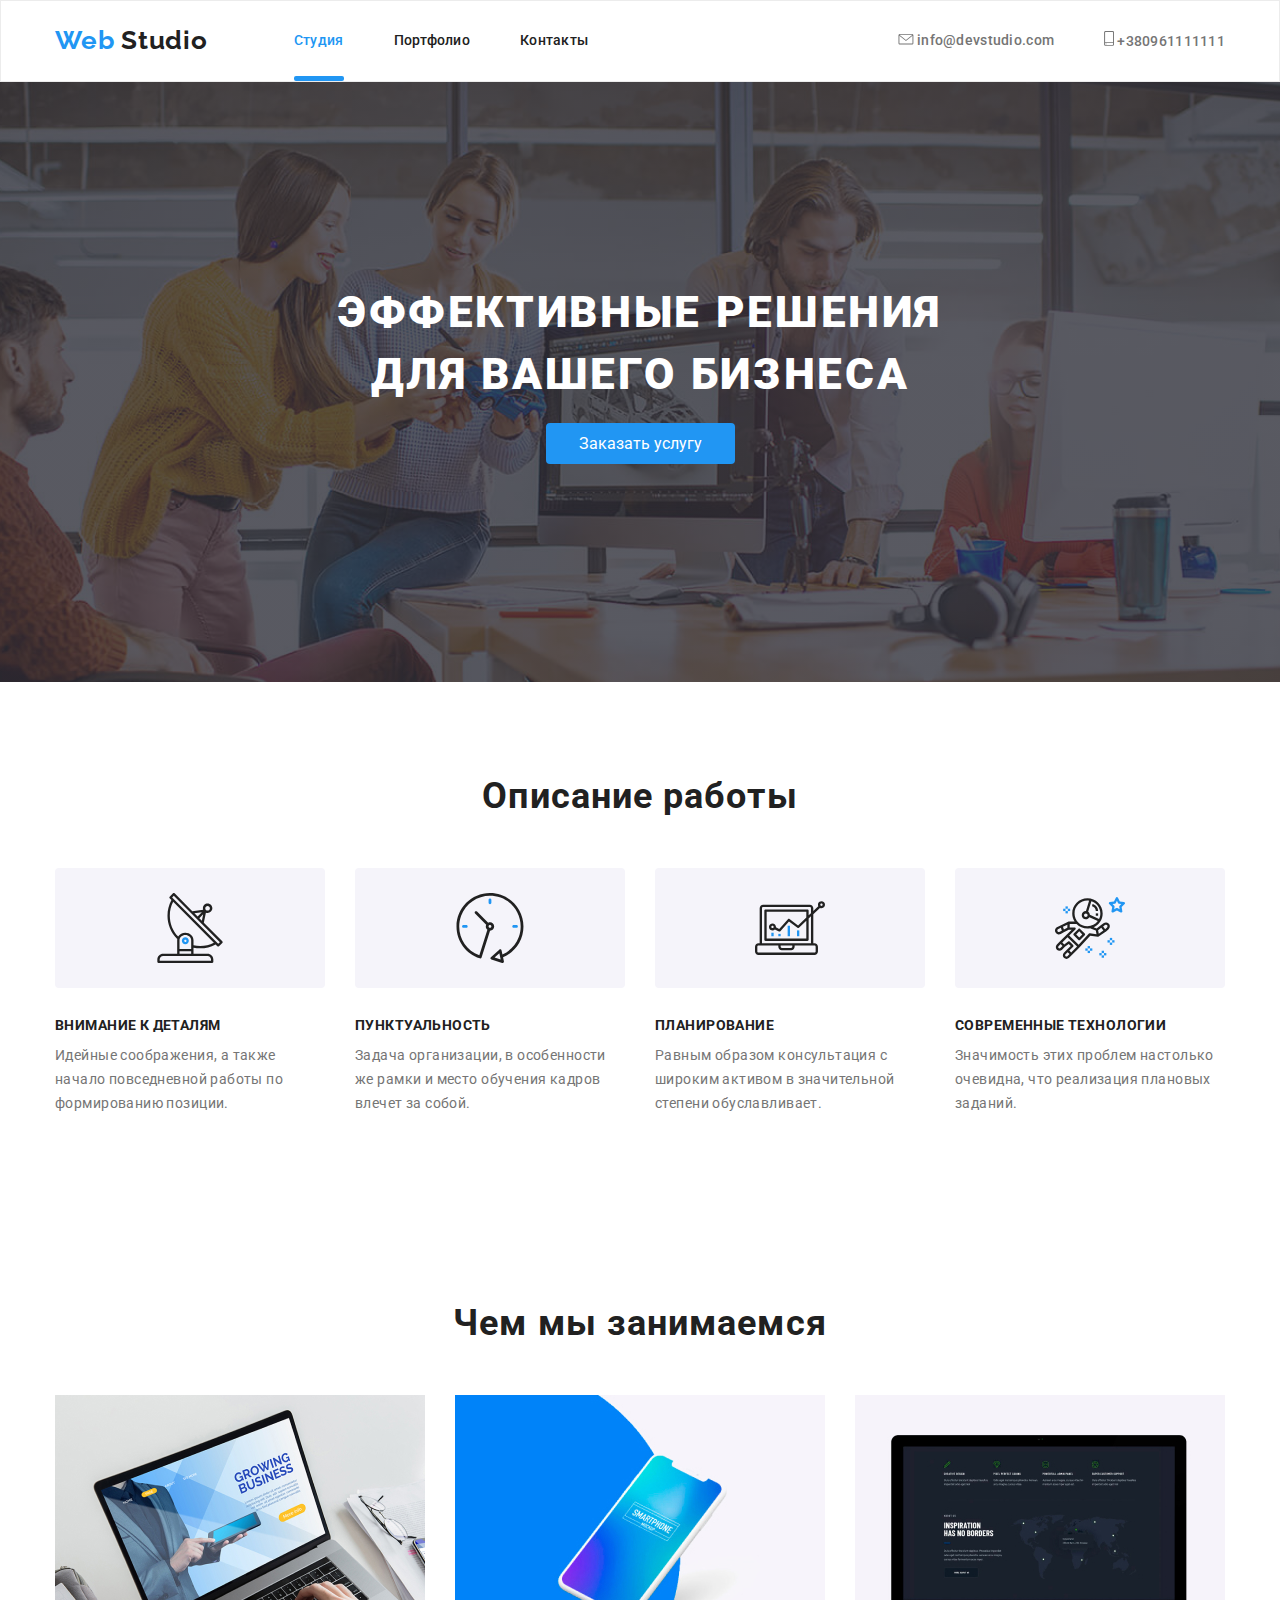
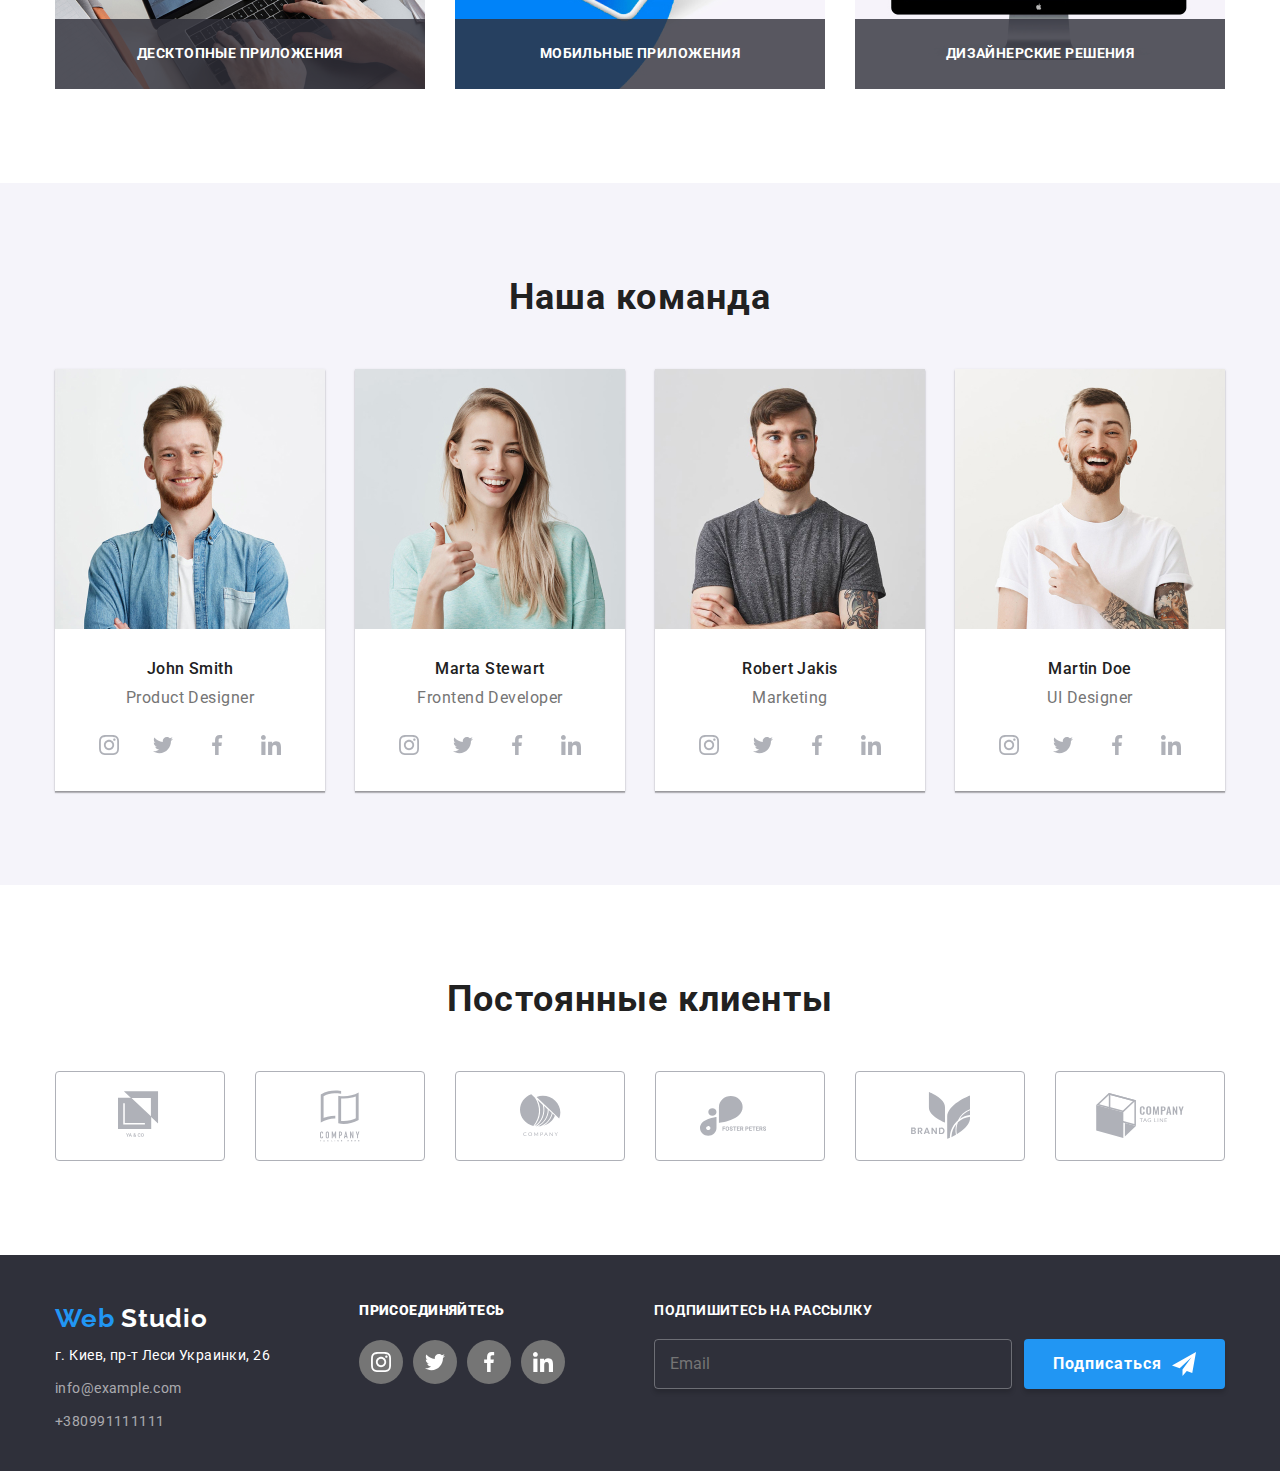
<file: index.html>
<!DOCTYPE html>
<html lang="ru">
<head>
    <meta charset="UTF-8">
    <meta name="viewport" content="width=device-width, initial-scale=1.0">
    <title>Web-studio_1</title>
    <link href="https://fonts.googleapis.com/css2?family=Raleway:wght@400;700&family=Roboto:wght@400;500;700&display=swap" rel="stylesheet">
     <link rel="stylesheet" href="https://cdnjs.cloudflare.com/ajax/libs/modern-normalize/0.6.0/modern-normalize.min.css">
    <link rel="stylesheet" href="./css/main.min.css">
</head>
<body class="body">
    <!--Шапочка сайта-->
   <header class="page-header">
       <div class="container main-nav">
          <nav class="main-nav">
             <a href="./index.html" class="logo">
              Web <span class="logo-second">Studio</span> 
             </a>

              <ul class="site-nav list">
                 <li class="item"><a href="./index.html" class="link-curret">Студия</a></li>
                 <li class="item"><a href="./portfolio.html" class="link">Портфолио</a></li>
                 <li class="item"><a href="" class="link">Контакты</a></li>
             </ul>
           </nav>
       
            <ul class="auth-nav list">
               <li class="item"><a href="mailto:info@devstudio.com" class="link">
                <svg class="icon-envelope"><use href="./images/symbol-defs.svg#icon-envelope"></use></svg>
                   info@devstudio.com</a>
                </li>
                <li class="item"><a href="tel:+380961111111" class="link">
                    <svg class="icon-phone"><use href="./images/symbol-defs.svg#icon-smartphone"></use></svg>
                    +380961111111</a>
                </li>
            </ul>
       </div>
   </header>

   <main>
        <!--Первая секция - Заголовок сайта-->
       <section class="hero">
          <h1 class="hero-title">эффективные решения <br> для вашего бизнеса</h1>
         <a href="#" class="button .primary" data-modal-open>Заказать услугу</a>
         <div class="backdrop is-hidden" data-modal>
           <div class="modal">
               
              <form class="form-js-speaker form">

              <div class="form-text"><b> Оставьте свои данные, мы вам перезвоним </b></div>
 

              <label class="form-field">
                <input class="form-input" type="text" name="name" placeholder=" ">
                <span class="form-label">Имя</span>
                <svg class="form-icon"><use href="./images/symbol-defs2.svg#icon-person-black"></use></svg>
              </label>

               <label class="form-field">
                <input class="form-input" type="tel" name="tel" placeholder=" ">
                <span class="form-label">Телефон</span>
                <svg class="form-icon"><use href="./images/symbol-defs2.svg#icon-phone-black"></use></svg>
              </label>


              <label class="form-field">
                <input class="form-input" type="email" name="email" placeholder=" ">
                <span class="form-label">Почта</span>
                <svg class="form-icon"><use href="./images/symbol-defs2.svg#icon-email-black"></use></svg>
              </label>

              <label class="form-coment">
                <textarea class="form-textarea" name="coment" rows="6" placeholder=" "></textarea>
                <span class="coment-text">Коментарий</span>
              </label>


              <label class="checkbox">
                <input class="form-checkbox" type="checkbox" name="agreement" value="text" />
                <span class="checkbox-icon"></span>
                <span class="form-agreement">Соглашаюсь с рассылкой и принимаю <a href="#">Условия договора</a></span>
              </label>

               <button class="button-submit" type="submit">Отправить</button>

             </form>
           
             <button class="button-close" data-modal-close><svg class="icon-close"><use  href="./images/symbol-defs2.svg#icon-close-black"></use></svg></button>
           </div>
         </div>
        </section> 

        <!--Вторая секция - описание работи-->

        <section class="section">
        <div class="container">
          <h2 class="section-title">Описание работы</h2>

          <ul class="description-list"> 
              <li class="item"> 
                  <div class="icon-background"><svg class="icon"><use href="./images/symbol-defs.svg#icon-antenna"></use></svg></div>
                  <h3 class="title">Внимание к деталям</h3>
                  <p class="text">Идейные соображения, а также начало повседневной работы по формированию позиции.</p>
              </li>
              <li class="item">
                <div class="icon-background"><svg class="icon"><use href="./images/symbol-defs.svg#icon-clock"></use></svg></div>
                  <h3 class="title">Пунктуальность</h3>
                  <p class="text">Задача организации, в особенности же рамки и место обучения кадров влечет за собой.</p>
              </li>
              <li class="item">
                <div class="icon-background"><svg class="icon"><use href="./images/symbol-defs.svg#icon-diagram"></use></svg></div>
                  <h3 class="title">Планирование</h3>
                  <p class="text">Равным образом консультация с широким активом в значительной степени обуславливает.</p>
               </li>
               <li class="item">
                <div class="icon-background"><svg class="icon"><use href="./images/symbol-defs.svg#icon-astronaut"></use></svg></div>
                   <h3 class="title">Современные технологии</h3>
                   <p class="text">Значимость этих проблем настолько очевидна, что реализация плановых заданий.</p>
               </li>
           </ul>
         </div>
       </section>
        

       <!--Третья секция - Чем мы занимаемся-->

        <section class="section">
            <div class="container">
           <h2 class="section-title">Чем мы занимаемся</h2>

           <ul class="work-list">
                <li class="item"><a href="" class="link">
                   <img class="img"
                      src="./images/img16.jpg" 
                      alt="Фото с ноутбуком" 
                      width="370" 
                      height="294"
                    >
                   <h3 class="title">Десктопные приложения</h3></a>
               </li>
               <li class="item"><a href="" class="link">
                    <img class="img"
                       src="./images/box2.jpg" 
                       alt="Фото с телефоном" 
                       width="370" 
                       height="294"
                    >
                    <h3 class="title">Мобильные приложения</h3></a>
               </li>
               <li class="item"><a href="" class="link">
                    <img class="img"
                       src="./images/img18.jpg" 
                       alt="Фото с монитором" 
                       width="370" 
                       height="294"
                    >
                    <h3 class="title">Дизайнерские решения</h3></a>
               </li>
           </ul>
         </div>
       </section>

       <!--Червертая секция - наша команда-->

       <section class="section-team">
           <div class="container">
          <h2 class="section-title">Наша команда</h2>

           <ul class="team-list">
               <li class="item">
                  <img class="img card"
                     src="./images/img19.jpg" 
                     alt="Фото работкина Джона" 
                     width="270" 
                     height="260"
                    >
                    <div class="card-team card">
                   <h3 class="title">John Smith</h3>
                   <p class="text">Product Designer</p>
                   <ul class="chain-list">
                       <li class="item"><a href="" class="link" aria-label="Ссылка на Instagram"><svg class="chain-icon"><use href="./images/symbol-defs.svg#icon-instagram"></use></svg></a></li>
                       <li class="item"><a href="" class="link" aria-label="Ссылка на Twitter"><svg class="chain-icon"><use href="./images/symbol-defs.svg#icon-twitter"></use></svg></a></li>
                       <li class="item"><a href="" class="link" aria-label="Ссылка на Facebook"><svg class="chain-icon"><use href="./images/symbol-defs.svg#icon-facebook"></use></svg></a></li>
                       <li class="item"><a href="" class="link" aria-label="Ссылка на Linkedin"><svg class="chain-icon"><use href="./images/symbol-defs.svg#icon-linkedin"></use></svg></a></li>
                   </ul>
                </div>     
              </li>
              <li class="item">
                    <img class="img card" 
                      src="./images/img20.jpg" 
                      alt="Фото работницы Марти" 
                      width="270" 
                      height="260"
                    >
                    <div class="card-team card">
                    <h3 class="title">Marta Stewart</h3>
                    <p class="text">Frontend Developer</p>
                    <ul class="chain-list">
                        <li class="item"><a href="" class="link" aria-label="Ссылка на Instagram"><svg class="chain-icon"><use href="./images/symbol-defs.svg#icon-instagram"></use></svg></a></li>
                        <li class="item"><a href="" class="link" aria-label="Ссылка на Twitter"><svg class="chain-icon"><use href="./images/symbol-defs.svg#icon-twitter"></use></svg></a></li>
                        <li class="item"><a href="" class="link" aria-label="Ссылка на Facebook"><svg class="chain-icon"><use href="./images/symbol-defs.svg#icon-facebook"></use></svg></a></li>
                        <li class="item"><a href="" class="link" aria-label="Ссылка на Linkedin"><svg class="chain-icon"><use href="./images/symbol-defs.svg#icon-linkedin"></use></svg></a></li>
                    </ul>
                </div>
               </li>
               <li class="item">
                     <img  class="img card"
                      src="./images/img21.jpg" 
                      alt="Фото работника Роберта" 
                      width="270" 
                      height="260"
                    >
                    <div class="card-team card">
                    <h3 class="title">Robert Jakis</h3>
                    <p class="text">Marketing</p>
                    <ul class="chain-list">
                        <li class="item"><a href="" class="link" aria-label="Ссылка на Instagram"><svg class="chain-icon"><use href="./images/symbol-defs.svg#icon-instagram"></use></svg></a></li>
                        <li class="item"><a href="" class="link" aria-label="Ссылка на Twitter"><svg class="chain-icon"><use href="./images/symbol-defs.svg#icon-twitter"></use></svg></a></li>
                        <li class="item"><a href="" class="link" aria-label="Ссылка на Facebook"><svg class="chain-icon"><use href="./images/symbol-defs.svg#icon-facebook"></use></svg></a></li>
                        <li class="item"><a href="" class="link" aria-label="Ссылка на Linkedin"><svg class="chain-icon"><use href="./images/symbol-defs.svg#icon-linkedin"></use></svg></a></li>
                    </ul>
                </div>
              </li>
              <li class="item">
                    <img class="img card"
                       src="./images/img22.jpg" 
                       alt="Фото работника Мартина" 
                       width="270" 
                       height="260"
                    >
                    <div class="card-team card">
                   <h3 class="title">Martin Doe</h3>
                   <p class="text">UI Designer</p>
                   <ul class="chain-list">
                       <li class="item"><a href="" class="link" aria-label="Ссылка на Instagram"><svg class="chain-icon"><use href="./images/symbol-defs.svg#icon-instagram"></use></svg></a></li>
                       <li class="item"><a href="" class="link" aria-label="Ссылка на Twitter"><svg class="chain-icon"><use href="./images/symbol-defs.svg#icon-twitter"></use></svg></a></li>
                       <li class="item"><a href="" class="link" aria-label="Ссылка на Facebook"><svg class="chain-icon"><use href="./images/symbol-defs.svg#icon-facebook"></use></svg></a></li>
                       <li class="item"><a href="" class="link" aria-label="Ссылка на Linkedin"><svg class="chain-icon"><use href="./images/symbol-defs.svg#icon-linkedin"></use></svg></a></li>
                    </ul>
                </div>
                </li>      
          </ul>
          </div>
       </section>

        <!--Пятая секция - постоянные клиенти-->

      <section class="section">
        <div class="container">
       <h2 class="section-title">Постоянные клиенты</h2>
       <ul class="clients-list">
           <li class="item"><a href="#" class="link"><svg class="clients-icon" width="44.27" height="49.23"><use href="./images/symbol-defs.svg#icon-client1"></use></svg></a></li>
           <li class="item"><a href="#" class="link"><svg class="clients-icon" width="40" height="52"><use href="./images/symbol-defs.svg#icon-client2"></use></svg></a></li>
           <li class="item"><a href="#" class="link"><svg class="clients-icon" width="41" height="42.6"><use href="./images/symbol-defs.svg#icon-client3"></use></svg></a></li>
           <li class="item"><a href="#" class="link"><svg class="clients-icon" width="79.66" height="42.02"><use href="./images/symbol-defs.svg#icon-client4"></use></svg></a></li>
           <li class="item"><a href="#" class="link"><svg class="clients-icon" width="59" height="47"><use href="./images/symbol-defs.svg#icon-client5"></use></svg></a></li>
           <li class="item"><a href="#" class="link"><svg class="clients-icon" width="88.48" height="45.44"><use href="./images/symbol-defs.svg#icon-client6"></use></svg></a></li>
        </ul>
   </section>
   </div>
   </main>

 <!--Футер-->
 <footer class="page-footer">
      <div class="page-footer container">  
     <div class="contact-info">
     <a href="./index.html" class="footer-logo">
         Web <span class="logo-accent">Studio</span> 
     </a>
     <address class="address-list">
         <p class="text"> г. Киев, пр-т Леси Украинки, 26 </p>
         <a href="mailto:info@example.com" class="link">info@example.com</a>
         <a href="tel:+380991111111" class="link">+380991111111</a>
     </address>
    </div>
       
    <div class="subscription-info">
     <p class="subscription-text">
         <strong>присоединяйтесь</strong> 
       </p>

     <ul class="social-network">
        <li class="item"><a href="" class="link" aria-label="Ссылка на Instagram"><svg class="social-icon"><use href="./images/symbol-defs.svg#icon-instagram"></use></svg></a></li>
        <li class="item"><a href="" class="link" aria-label="Ссылка на Twitter"><svg class="social-icon"><use href="./images/symbol-defs.svg#icon-twitter"></use></svg></a></li>
        <li class="item"><a href="" class="link" aria-label="Ссылка на Facebook"><svg class="social-icon"><use href="./images/symbol-defs.svg#icon-facebook"></use></svg></a></li>
        <li class="item"><a href="" class="link" aria-label="Ссылка на Linkedin"><svg class="social-icon"><use href="./images/symbol-defs.svg#icon-linkedin"></use></svg></a></li>
     </ul>
    </div>

    <div class="signature">
       
      <b class="text-signature">Подпишитесь на рассылку</b>
        
       <form class="form-signature">
        <input class="input-footer" type="text" name="email" id="email" placeholder="Email">
        <label class="label-footer" for="email"></label>
        <button class="button-fotter" type="submit">Подписаться <svg class="icon-send"><use href="./images/symbol-defs.svg#icon-icon-send"></use></svg></button>
      </form>
    </div>
  </div>
   
  </footer>
  <script src="./js/modal.js"></script>
  <script>
    (() => {
      document
        .querySelector('.js-speaker-form')
        .addEventListener('submit', e => {
          e.preventDefault();

          new FormData(e.currentTarget).forEach((value, name) =>
            console.log(`${name}: ${value}`),
          );

          e.currentTarget.reset();
        });
    })();
  </script>
</body>
</html>
</file>
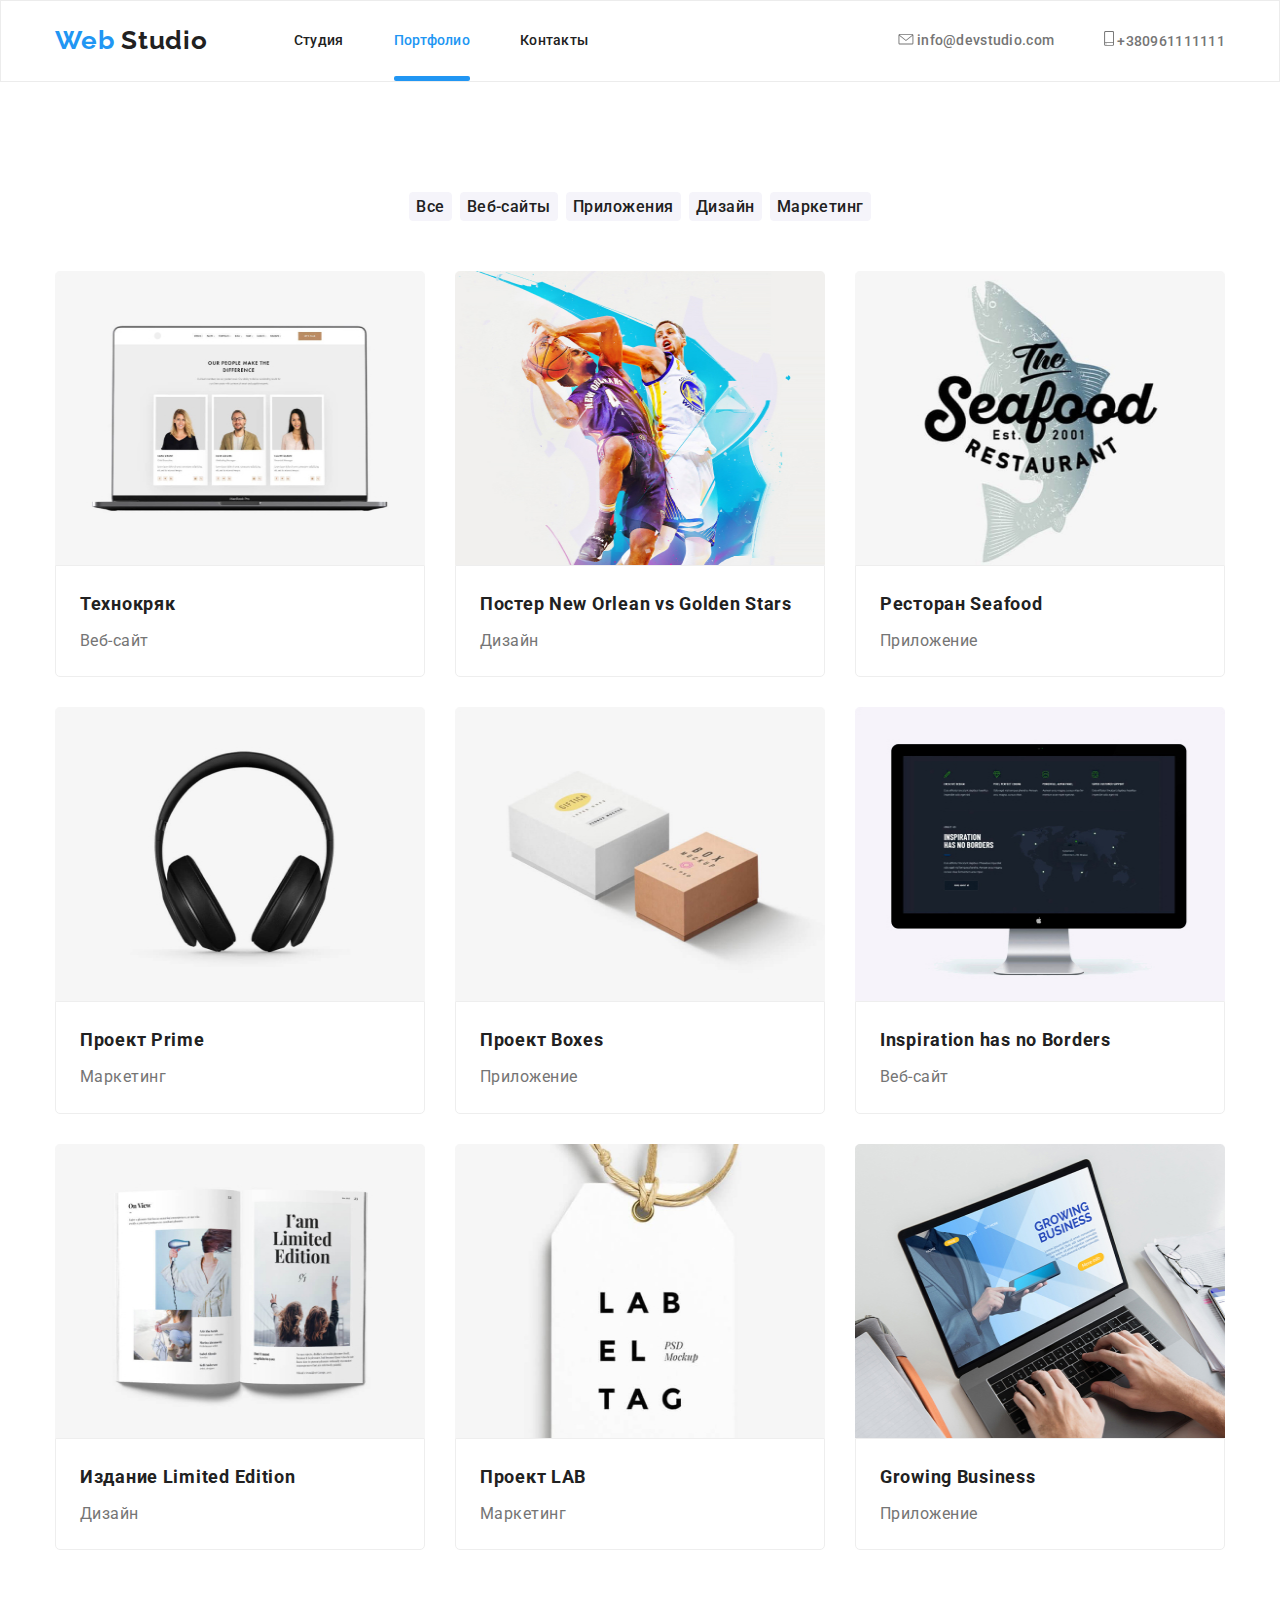
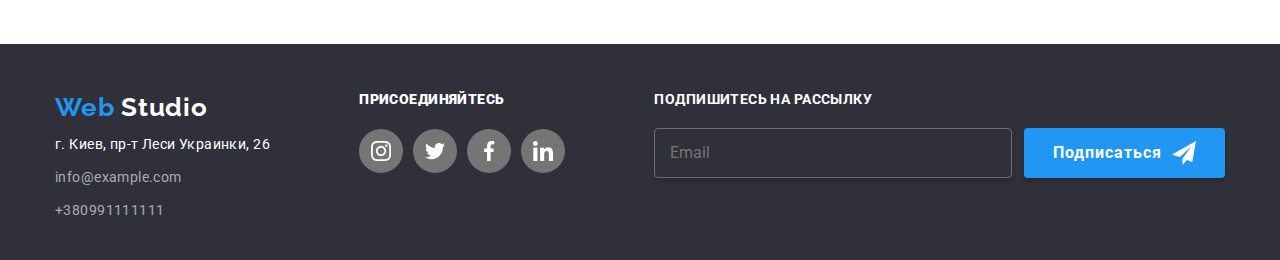
<file: portfolio.html>
<!DOCTYPE html>
<html lang="ru">
<head>
    <meta charset="UTF-8">
    <meta name="viewport" content="width=device-width, initial-scale=1.0">
    <title>Web-studio_1</title>
    <link href="https://fonts.googleapis.com/css2?family=Raleway:wght@400;700&family=Roboto:wght@400;500;700&display=swap" rel="stylesheet">
    <link rel="stylesheet" href="https://cdnjs.cloudflare.com/ajax/libs/modern-normalize/0.6.0/modern-normalize.min.css">
    <link rel="stylesheet" href="./css/main.min.css">
</head>
<body class="body">
    <!--Шапочка сайта-->
   <header class="page-header">
      <div class="container main-nav">
       <nav class="main-nav">
         <a href="./index.html" class="logo">
           Web <span class="logo-second">Studio</span>
         </a>

         <ul class="site-nav list">
            <li class="item"><a href="./index.html" class="link">Студия</a></li>
            <li class="item"><a href="./portfolio.html" class="link-curret">Портфолио</a></li>
            <li class="item"><a href="" class="link">Контакты</a></li>
         </ul>
        </nav>

        <ul class="auth-nav list">
            <li class="item"><a href="mailto:info@devstudio.com" class="link">
             <svg class="icon-envelope"><use href="./images/symbol-defs.svg#icon-envelope"></use></svg>
                info@devstudio.com</a>
             </li>
             <li class="item"><a href="tel:+380961111111" class="link">
                 <svg class="icon-phone"><use href="./images/symbol-defs.svg#icon-smartphone"></use></svg>
                 +380961111111</a>
             </li>
         </ul>
   </header>
    </div>
   <main>
       <!--Секция-список работ-->

       <section class="section-portfolio">
         <div class="container">
           <h1 class="title">Список работ</h1> 
           <ul class="portfolio-list">
               <li class="item"> <button type="button" class="type">Все</button></li>
               <li class="item"><button type="button" class="type">Веб-сайты</button></li>
               <li class="item"><button type="button" class="type">Приложения</button></li>
               <li class="item"><button type="button" class="type">Дизайн</button></li>
               <li class="item"><button type="button" class="type">Маркетинг</button></li>
           </ul>
           
           <ul class="card-list">
               <li class="item"> <a href="#" class="link">
                   <div class="position-card">
                  <img class="img" src="./images/img7.jpg" alt="Картинка с людьми" 
                   width="370" 
                   height="294">
                    <p class="text-second">Технокряк это современная площадка распространения коронавируса. Компании используют эту платформу для цифрового шпионажа и атак на защищённые сервера конкурентов.</p>
                </div>
                   <div class="card-content">
                   <h2 class="title">Технокряк</h2>
                   <p class="text">Веб-сайт</p>
                 </div>
                  </a>
               </li>
               <li class="item"> <a href="#" class="link">
                   <div class="position-card"><img class="img" src="./images/img8.jpg" alt="Парни играют в баскетбол"
                   width="370" 
                   height="294">
                   <p class="text-second">Технокряк это современная площадка распространения коронавируса. Компании используют эту платформу для цифрового шпионажа и атак на защищённые сервера конкурентов.</p>
                </div>
                   <div class="card-content">
                   <h2 class="title">Постер New Orlean vs Golden Stars</h2>
                   <p class="text">Дизайн</p>
                 </div>
                   </a>
               </li>
               <li class="item"> <a href="#" class="link">
                   <div class="position-card"><img class="img" src="./images/img9.jpg" alt="Рыба"
                   width="370" 
                   height="294">
                <p class="text-second">Технокряк это современная площадка распространения коронавируса. Компании используют эту платформу для цифрового шпионажа и атак на защищённые сервера конкурентов.</p>
                </div>
                   <div class="card-content">
                   <h3 class="title">Ресторан Seafood</h3>
                   <p class="text">Приложение</p>
                   </div>
                  </a>
               </li>
               <li class="item"> <a href="#" class="link">
                   <div class="position-card"><img class="img" src="./images/img10.jpg" alt="Наушники"
                   width="370" 
                   height="294">
                   <p class="text-second">Технокряк это современная площадка распространения коронавируса. Компании используют эту платформу для цифрового шпионажа и атак на защищённые сервера конкурентов.</p>
                </div>
                   <div class="card-content">
                   <h2 class="title">Проект Prime</h2>
                   <p class="text">Маркетинг</p>
                  </div>
                   </a>
               </li>
               <li class="item"> <a href="#" class="link">
                   <div class="position-card"><img class="img" src="./images/img11.jpg" alt="Две коробки"
                   width="370" 
                   height="294">
                   <p class="text-second">Технокряк это современная площадка распространения коронавируса. Компании используют эту платформу для цифрового шпионажа и атак на защищённые сервера конкурентов.</p>
                </div>
                   <div class="card-content">
                   <h2 class="title">Проект Boxes</h2>
                   <p class="text">Приложение</p>
                   </div>
                   </a>
               </li>
               <li class="item"> <a href="#" class="link">
                   <div class="position-card"><img  class="img" src="./images/img12.jpg" alt="Монитор"
                   width="370" 
                   height="294">
                   <p class="text-second">Технокряк это современная площадка распространения коронавируса. Компании используют эту платформу для цифрового шпионажа и атак на защищённые сервера конкурентов.</p>
                </div>
                   <div class="card-content">
                   <h2 class="title">Inspiration has no Borders</h2>
                   <p class="text">Веб-сайт</p>
                   </div>
                   </a>
               </li>
               <li class="item"> <a href="#" class="link">
                   <div class="position-card"><img class="img" src="./images/img13.jpg" alt="Книга"
                   width="370" 
                   height="294">
                   <p class="text-second">Технокряк это современная площадка распространения коронавируса. Компании используют эту платформу для цифрового шпионажа и атак на защищённые сервера конкурентов.</p>
                </div>
                   <div class="card-content">
                   <h2 class="title">Издание Limited Edition</h2>
                   <p class="text">Дизайн</p>
                   </div>
                   </a>
               </li>
               <li class="item"> <a href="#" class="link">
                   <div class="position-card"><img class="img" src="./images/img14.jpg" alt="Бирка"
                   width="370" 
                   height="294">
                   <p class="text-second">Технокряк это современная площадка распространения коронавируса. Компании используют эту платформу для цифрового шпионажа и атак на защищённые сервера конкурентов.</p>
                   </div>
                   <div class="card-content">
                   <h2 class="title">Проект LAB</h2>
                   <p class="text">Маркетинг</p>
                </div>
                   </a>
                </li>
               <li class="item"> <a href="#" class="link">
                   <div class="position-card"><img class="img" src="./images/img15.jpg" alt="Ноутбук"
                   width="370" 
                   height="294">
                   <p class="text-second">Технокряк это современная площадка распространения коронавируса. Компании используют эту платформу для цифрового шпионажа и атак на защищённые сервера конкурентов.</p>
                </div>
                   <div class="card-content">
                   <h2 class="title">Growing Business</h2>
                   <p class="text">Приложение</p>
                </div>
                   </a>
               </li>
           </ul>
         </div>
       </section>
   </main>

 <!--Футер-->
 <footer class="page-footer" >
    <div class="page-footer container">  
   <div class="contact-info">
   <a href="./index.html" class="footer-logo">
       Web <span class="logo-accent">Studio</span> 
   </a>
   <address class="address-list">
       <p class="text"> г. Киев, пр-т Леси Украинки, 26 </p>
       <a href="mailto:info@example.com" class="link">info@example.com</a>
       <a href="tel:+380991111111" class="link">+380991111111</a>
   </address>
  </div>
     
  <div class="subscription-info">
   <p class="subscription-text">
       <strong>присоединяйтесь</strong> 
     </p>

     <ul class="social-network">
        <li class="item"><a href="" class="link" aria-label="Ссылка на Instagram"><svg class="social-icon"><use href="./images/symbol-defs.svg#icon-instagram"></use></svg></a></li>
        <li class="item"><a href="" class="link" aria-label="Ссылка на Twitter"><svg class="social-icon"><use href="./images/symbol-defs.svg#icon-twitter"></use></svg></a></li>
        <li class="item"><a href="" class="link" aria-label="Ссылка на Facebook"><svg class="social-icon"><use href="./images/symbol-defs.svg#icon-facebook"></use></svg></a></li>
        <li class="item"><a href="" class="link" aria-label="Ссылка на Linkedin"><svg class="social-icon"><use href="./images/symbol-defs.svg#icon-linkedin"></use></svg></a></li>
     </ul>
  </div>
  <div class="signature">
       
      <b class="text-signature">Подпишитесь на рассылку</b>
        
       <form class="form-signature">
        <input class="input-footer" type="text" name="email" id="email" placeholder="Email">
        <label class="label-footer" for="email"></label>
        <button class="button-fotter" type="submit">Подписаться <svg class="icon-send"><use href="./images/symbol-defs.svg#icon-icon-send"></use></svg></button>
      </form>
    </div>
 </div>

 </footer>
</body>
</html>
</file>
<file: css/main.min.css>
html{-webkit-box-sizing:border-box;box-sizing:border-box}*,*::before,*::after{-webkit-box-sizing:inherit;box-sizing:inherit}ul{padding:0;margin:0;list-style:none}.img{display:block}.container{margin-left:auto;margin-right:auto;padding-left:15px;padding-right:15px;width:1200px}.body{background-color:#fff;color:#757575;font-family:Roboto, sans-serif}.logo{color:#2196F3;font-family:Raleway;font-weight:700;font-size:26px;line-height:1.2;letter-spacing:0.03em;text-decoration:none}.logo-second{color:#212121}.main-nav{display:-webkit-box;display:-ms-flexbox;display:flex;-webkit-box-align:center;-ms-flex-align:center;align-items:center}.page-header{background-color:#fff;border:1px solid #ECECEC}.site-nav{display:-webkit-box;display:-ms-flexbox;display:flex;margin-left:86px}.site-nav .item:not(:last-child){margin-right:50px}.site-nav .link{display:block;color:#212121;font-weight:500;font-size:14px;line-height:1.14;letter-spacing:0.02em;text-decoration:none;padding-top:32px;padding-bottom:32px;-webkit-transition:250ms cubic-bezier(0.4, 0, 0.2, 1);transition:250ms cubic-bezier(0.4, 0, 0.2, 1)}.site-nav .link-curret{position:relative;display:block;padding-top:32px;padding-bottom:32px;font-weight:500;font-size:14px;line-height:1.14;letter-spacing:0.02em;text-decoration:none;color:#2196F3}.site-nav .link:hover,.site-nav .link:focus{color:#2196F3}.site-nav .link-curret::after{content:"";position:absolute;left:0;bottom:0;display:block;width:100%;height:5px;background-color:#2196F3;border-radius:2px}.auth-nav{display:-webkit-box;display:-ms-flexbox;display:flex;margin-left:auto}.auth-nav .item:not(:last-child){margin-right:50px}.auth-nav .link{color:#757575;font-weight:500;font-size:14px;line-height:1.14;letter-spacing:0.02em;text-decoration:none;-webkit-transition:250ms cubic-bezier(0.4, 0, 0.2, 1);transition:250ms cubic-bezier(0.4, 0, 0.2, 1)}.auth-nav .link:hover{color:#2196F3}.icon-envelope{width:16px;height:11.2px;fill:currentColor}.icon-envelope:hover{fill:var(--accent-color)}.icon-phone{width:10px;height:14.94px;fill:currentColor}.icon-phone:hover{fill:#2196F3}.hero{text-align:center;max-width:1600px;height:600px;margin-left:auto;margin-right:auto;background-image:-webkit-gradient(linear, left top, right top, from(rgba(47,48,58,0.8)), to(rgba(47,48,58,0.8))),url(../images/header-img.jpg);background-image:linear-gradient(to right, rgba(47,48,58,0.8), rgba(47,48,58,0.8)),url(../images/header-img.jpg);background-repeat:no-repeat;background-size:cover;background-position:center;background-color:#757575}.hero-title{color:#fff;margin-top:0px;margin-bottom:0;padding-top:200px;padding-bottom:30px;font-weight:900;font-size:44px;line-height:1.4;text-align:center;letter-spacing:0.06em;text-transform:uppercase}.button{color:#fff;background-color:#2196F3;border-radius:4px;padding:10px 32px;min-width:200px;border:1px solid transparent;font-family:inherit;text-align:center;text-decoration:none}.button .primary{color:#fff;background-color:#2196F3;-webkit-transition:250ms cubic-bezier(0.4, 0, 0.2, 1);transition:250ms cubic-bezier(0.4, 0, 0.2, 1)}.backdrop{position:fixed;top:0;left:0;width:100%;height:100%;background:rgba(0,0,0,0.2);z-index:1;-webkit-transition:250ms cubic-bezier(0.4, 0, 0.2, 1);transition:250ms cubic-bezier(0.4, 0, 0.2, 1)}.backdrop.is-hidden{opacity:0;pointer-events:none}.modal{position:absolute;top:50%;left:50%;-webkit-transform:translate(-50%, -50%);transform:translate(-50%, -50%);min-width:528px;min-height:581px;background-color:#fff;padding:0;-webkit-box-shadow:0px 2px 1px rgba(0,0,0,0.2),0px 1px 1px rgba(0,0,0,0.14),0px 1px 3px rgba(0,0,0,0.12);box-shadow:0px 2px 1px rgba(0,0,0,0.2),0px 1px 1px rgba(0,0,0,0.14),0px 1px 3px rgba(0,0,0,0.12);border-radius:4px}.form{position:relative;margin-left:auto;margin-right:auto;padding:40px 40px;width:528px}.form-field{position:relative;display:block}.form-input{width:100%;margin:0;margin-bottom:28px;padding:12px 18px 12px 42px;border:1px solid rgba(33,33,33,0.2);border-radius:4px}.form-label{position:absolute;margin:0;top:30%;left:48px;-webkit-transform:translateY(-30%);transform:translateY(-30%);-webkit-transition:-webkit-transform 250ms linear;transition:-webkit-transform 250ms linear;transition:transform 250ms linear;transition:transform 250ms linear, -webkit-transform 250ms linear;font-size:14px;line-height:1.14;letter-spacing:0.01em;-webkit-transition:250ms cubic-bezier(0.4, 0, 0.2, 1);transition:250ms cubic-bezier(0.4, 0, 0.2, 1)}.form-input:focus+.form-label,.form-input:not(:placeholder-shown)+.form-label{color:#2196F3;-webkit-transform:translate(-30px, -43px);transform:translate(-30px, -43px)}.form-input:focus ~ .form-icon{fill:#2196F3}.form-icon{position:absolute;top:30%;left:19px;-webkit-transform:translateY(-30%);transform:translateY(-30%);display:inline-block;width:18px;height:18px;-webkit-transition:250ms cubic-bezier(0.4, 0, 0.2, 1);transition:250ms cubic-bezier(0.4, 0, 0.2, 1)}.form-coment{display:block;position:relative;-webkit-box-align:center;-ms-flex-align:center;align-items:center}.form-textarea{width:100%;margin-bottom:20px;padding:12px 16px;border:1px solid rgba(33,33,33,0.2);border-radius:4px}.form-textarea:focus+.coment-text,.form-textarea:not(:placeholder-shown)+.coment-text{color:#2196F3;-webkit-transform:translate(-10px, -38px);transform:translate(-10px, -38px)}textarea{resize:none}.coment-text{position:absolute;top:10%;left:16px;-webkit-transform:translateY(-10%);transform:translateY(-10%);-webkit-transition:-webkit-transform 250ms linear;transition:-webkit-transform 250ms linear;transition:transform 250ms linear;transition:transform 250ms linear, -webkit-transform 250ms linear;-webkit-transition:250ms cubic-bezier(0.4, 0, 0.2, 1);transition:250ms cubic-bezier(0.4, 0, 0.2, 1)}.form-text{margin-bottom:30px;font-size:20px;line-height:1.15;letter-spacing:0.03em;text-align:center;color:#212121}.form-checkbox{position:absolute;width:1px;height:1px;margin:-1px;border:0;padding:0;clip:rect(0 0 0 0);overflow:hidden}.checkbox{display:-webkit-box;display:-ms-flexbox;display:flex;-webkit-box-align:center;-ms-flex-align:center;align-items:center}.checkbox-icon{display:inline-block;width:15px;height:15px;margin-right:8px;border:1px solid #212121;border-radius:2px;-webkit-transition:250ms cubic-bezier(0.4, 0, 0.2, 1);transition:250ms cubic-bezier(0.4, 0, 0.2, 1)}.form-checkbox:checked ~ .checkbox-icon{background-color:#2196F3;background-image:url(../images/check.svg);background-size:contain;background-origin:border-box;border-color:#2196F3}.form-agreement{margin:0;font-size:14px;line-height:1.14;letter-spacing:0.01em}.button-submit{margin-top:30px;padding:10px 55px;background-color:#2196F3;color:#fff;-webkit-box-shadow:0px 4px 4px rgba(0,0,0,0.15);box-shadow:0px 4px 4px rgba(0,0,0,0.15);border-radius:4px;border:#2196F3}.button-close{position:absolute;top:8px;right:8px;padding:0;border:none;width:30px;height:30px;border-radius:50%;background-color:#fff;cursor:pointer;border:1px solid rgba(0,0,0,0.1);-webkit-transition:250ms cubic-bezier(0.4, 0, 0.2, 1);transition:250ms cubic-bezier(0.4, 0, 0.2, 1)}.icon-close{width:11px;height:11px;-webkit-transition:250ms cubic-bezier(0.4, 0, 0.2, 1);transition:250ms cubic-bezier(0.4, 0, 0.2, 1)}.icon-close:hover{fill:#2196F3}.section{padding-top:94px;padding-bottom:94px}.section-title{color:#212121;margin-top:0;margin-bottom:50px;font-weight:700;font-size:36px;line-height:1.16;text-align:center;letter-spacing:0.03em}.section-description .title{color:#fff}.description-list{display:-webkit-box;display:-ms-flexbox;display:flex}.description-list .item{width:270px}.description-list .item:not(:last-child){margin-right:30px}.description-list .title{color:#212121;margin-top:0;margin-bottom:10px;font-weight:700;font-size:14px;line-height:1.14;letter-spacing:0.03em;text-transform:uppercase}.description-list p{margin-top:0;margin-bottom:0}.description-list .text{font-weight:400;font-size:14px;line-height:1.71;letter-spacing:0.03em}.icon-background{display:-webkit-box;display:-ms-flexbox;display:flex;-webkit-box-pack:center;-ms-flex-pack:center;justify-content:center;-webkit-box-align:center;-ms-flex-align:center;align-items:center;width:270px;height:120px;margin-bottom:30px;background-color:#F5F4FA;border-radius:4px}.icon{width:70px;height:70px}.work-list{display:-webkit-box;display:-ms-flexbox;display:flex}.work-list .item{position:relative;width:370px}.work-list .item:not(:last-child){margin-right:30px}.work-list .title{color:#fff;margin-top:0;margin-bottom:0;padding-top:27px;padding-bottom:27px;background:rgba(47,48,58,0.8);font-weight:700;font-size:14px;line-height:1.14;text-align:center;letter-spacing:0.03em;text-transform:uppercase;position:absolute;bottom:0;left:0;right:0}.work-list .link{display:block;text-decoration:none}.section-team{background-color:#F5F4FA;padding-top:94px;padding-bottom:94px}.team-list{display:-webkit-box;display:-ms-flexbox;display:flex}.team-list .item{width:270px}.team-list .item:not(:last-child){margin-right:30px}.team-list .title{color:#212121;margin-top:0px;margin-bottom:10px;font-weight:500;font-size:16px;line-height:1.19;text-align:center;letter-spacing:0.03em}.team-list .text{margin-top:0;margin-bottom:16px;font-weight:400;font-size:16px;line-height:1.19;text-align:center;letter-spacing:0.03em}.chain-list{display:-webkit-box;display:-ms-flexbox;display:flex;text-align:center}.chain-list .item:not(:last-child){margin-right:10px}.chain-list .link{display:-webkit-box;display:-ms-flexbox;display:flex;-webkit-box-pack:center;-ms-flex-pack:center;justify-content:center;-webkit-box-align:center;-ms-flex-align:center;align-items:center;color:#afb1b8;text-decoration:none;border-radius:50%;width:44px;height:44px;-webkit-transition:250ms cubic-bezier(0.4, 0, 0.2, 1);transition:250ms cubic-bezier(0.4, 0, 0.2, 1)}.chain-list .link:hover,.chain-list .link:focus{color:#fff;background-color:#2196F3}.chain-icon{width:20px;height:20px;fill:currentColor}.chain-icon:hover{fill:#fff}.card{-webkit-box-shadow:0px 2px 1px rgba(0,0,0,0.2),0px 1px 1px rgba(0,0,0,0.14),0px 1px 3px rgba(0,0,0,0.12);box-shadow:0px 2px 1px rgba(0,0,0,0.2),0px 1px 1px rgba(0,0,0,0.14),0px 1px 3px rgba(0,0,0,0.12)}.card-team{padding-top:30px;padding-bottom:24px;padding-left:32px;padding-right:32px;background:#FFFFFF}.clients-list{display:-webkit-box;display:-ms-flexbox;display:flex}.clients-list .item:not(:last-child){margin-right:30px}.clients-list .link{display:-webkit-box;display:-ms-flexbox;display:flex;-webkit-box-pack:center;-ms-flex-pack:center;justify-content:center;-webkit-box-align:center;-ms-flex-align:center;align-items:center;color:#AFB1B8;width:170px;height:90px;border:1px solid #AFB1B8;border-radius:4px;background-color:#fff;-webkit-transition:250ms cubic-bezier(0.4, 0, 0.2, 1);transition:250ms cubic-bezier(0.4, 0, 0.2, 1)}.clients-list .link:hover,.clients-list .link:focus{color:#2196F3;background-color:#fff;border:1px solid #2196F3}.clients-icon{fill:currentColor}.clients-icon:hover{fill:#2196F3}.page-footer{background-color:#2F303A}.page-footer .container{display:-webkit-box;display:-ms-flexbox;display:flex;padding-top:48px;padding-bottom:28px;-webkit-box-pack:justify;-ms-flex-pack:justify;justify-content:space-between}.footer-logo{color:#2196F3;font-family:Raleway;font-weight:700;font-size:26px;line-height:1.2;letter-spacing:0.03em;text-decoration:none}.logo-accent{color:#fff}.address-list{display:-webkit-box;display:-ms-flexbox;display:flex;-webkit-box-orient:vertical;-webkit-box-direction:normal;-ms-flex-direction:column;flex-direction:column}.address-list .text{margin-top:10px;margin-bottom:9px;color:#fff;font-style:normal;font-weight:400;font-size:14px;line-height:1.71;letter-spacing:0.03em}.address-list .link{display:block;margin-top:0;margin-bottom:9px;color:rgba(255,255,255,0.6);font-style:normal;font-weight:400;font-size:14px;line-height:1.71;letter-spacing:0.03em;text-decoration:none}.subscription-text{margin-top:0;margin-bottom:21px;color:#fff;font-weight:700;font-size:14px;line-height:1.14;letter-spacing:0.03em;text-transform:uppercase}.social-network{display:-webkit-box;display:-ms-flexbox;display:flex}.social-network .item:not(:last-child){margin-right:10px}.social-network .link{display:-webkit-box;display:-ms-flexbox;display:flex;-webkit-box-pack:center;-ms-flex-pack:center;justify-content:center;-webkit-box-align:center;-ms-flex-align:center;align-items:center;width:44px;height:44px;border-radius:50%;color:#fff;text-decoration:none;background-color:#757575;-webkit-transition:background-color 250ms cubic-bezier(0.4, 0, 0.2, 1);transition:background-color 250ms cubic-bezier(0.4, 0, 0.2, 1)}.social-network .link:hover,.social-network .link:focus{background-color:#2196F3}.social-icon{width:20px;height:20px;fill:#fff}.signature{display:-webkit-box;display:-ms-flexbox;display:flex;-webkit-box-orient:vertical;-webkit-box-direction:normal;-ms-flex-direction:column;flex-direction:column}.text-signature{margin:0;margin-bottom:20px;font-size:14px;line-height:1.14;letter-spacing:0.03em;text-transform:uppercase;color:#fff}.form-signature{display:-webkit-box;display:-ms-flexbox;display:flex;-webkit-box-align:center;-ms-flex-align:center;align-items:center}.input-footer{width:358px;height:50px;padding:16px 15px;border:1px solid rgba(255,255,255,0.3);-webkit-box-shadow:0px 4px 4px rgba(0,0,0,0.15);box-shadow:0px 4px 4px rgba(0,0,0,0.15);border-radius:4px;background-color:unset}.button-fotter{display:-webkit-inline-box;display:-ms-inline-flexbox;display:inline-flex;-webkit-box-pack:center;-ms-flex-pack:center;justify-content:center;-webkit-box-align:center;-ms-flex-align:center;align-items:center;text-align:center;color:#fff;background-color:#2196F3;padding:10px 29px;margin-left:12px;font-weight:700;font-size:16px;line-height:1.88;letter-spacing:0.06em;-webkit-box-shadow:0px 4px 4px rgba(0,0,0,0.15);box-shadow:0px 4px 4px rgba(0,0,0,0.15);border-radius:4px;border-width:0;cursor:pointer;-webkit-transition:color 250ms cubic-bezier(0.4, 0, 0.2, 1),background-color 250ms cubic-bezier(0.4, 0, 0.2, 1);transition:color 250ms cubic-bezier(0.4, 0, 0.2, 1),background-color 250ms cubic-bezier(0.4, 0, 0.2, 1)}.icon-send{width:24px;height:24px;margin-left:10px}.section-portfolio{padding-top:73px;padding-bottom:94px}.section-portfolio .title{color:#fff;margin-top:0;margin-bottom:0}.portfolio-list{display:-webkit-box;display:-ms-flexbox;display:flex;-webkit-box-pack:center;-ms-flex-pack:center;justify-content:center;margin-bottom:50px}.portfolio-list .item:not(:last-child){margin-right:8px}.portfolio-list .type{color:#212121;background-color:#F5F4FA;font-family:inherit;font-style:400;font-weight:500;font-size:16px;line-height:1.6;text-align:center;letter-spacing:0.03em;text-decoration:none;border:1px solid #F5F4FA;border-radius:4px;-webkit-transition:250ms cubic-bezier(0.4, 0, 0.2, 1);transition:250ms cubic-bezier(0.4, 0, 0.2, 1)}.portfolio-list .type:hover,.portfolio-list .type:focus{color:#fff;background-color:#2196F3}.card-list{display:-webkit-box;display:-ms-flexbox;display:flex;-ms-flex-wrap:wrap;flex-wrap:wrap}.card-list .title{color:#212121;margin-top:0px;margin-bottom:4px;font-weight:700;font-size:18px;line-height:2;letter-spacing:0.04em}.card-list .text{color:#757575;margin-top:0;margin-bottom:0;font-weight:400;font-size:16px;line-height:1.88;letter-spacing:0.03em}.card-list .link{display:block;text-decoration:none}.card-list .item{width:370px;margin-right:30px;margin-bottom:30px;-webkit-box-align:center;-ms-flex-align:center;align-items:center}.card-list .item:nth-child(3n){margin-right:0}.card-list .item:nth-last-child(-n+3){margin-bottom:0}.position-card{position:relative;overflow:hidden}.text-second{position:absolute;left:0;top:0;width:100%;height:100%;padding:63px 24px;margin-top:0;margin-bottom:0;font-weight:400;font-size:18px;line-height:1.56;letter-spacing:0.03em;color:#fff;background-color:rgba(33,150,243,0.9);-webkit-transform:translateY(100%);transform:translateY(100%);-webkit-transition:-webkit-transform 250ms cubic-bezier(0.4, 0, 0.2, 1);transition:-webkit-transform 250ms cubic-bezier(0.4, 0, 0.2, 1);transition:transform 250ms cubic-bezier(0.4, 0, 0.2, 1);transition:transform 250ms cubic-bezier(0.4, 0, 0.2, 1), -webkit-transform 250ms cubic-bezier(0.4, 0, 0.2, 1)}.card-list .link:hover,.card-list .link:focus{-webkit-box-shadow:1px 4px 6px rgba(0,0,0,0.16),0px 4px 4px rgba(0,0,0,0.06),0px 1px 1px rgba(0,0,0,0.12);box-shadow:1px 4px 6px rgba(0,0,0,0.16),0px 4px 4px rgba(0,0,0,0.06),0px 1px 1px rgba(0,0,0,0.12)}.item .link:hover .text-second,.item .link:focus .text-second{-webkit-transform:translateY(0%);transform:translateY(0%);opacity:1}.card-content{width:370px;background:#FFFFFF;border:1px solid #EEEEEE;border-bottom-right-radius:5px;border-bottom-left-radius:5px;-webkit-box-sizing:border-box;box-sizing:border-box;padding-top:20px;padding-bottom:20px;padding-left:24px;padding-right:24px}
/*# sourceMappingURL=main.min.css.map */
</file>
